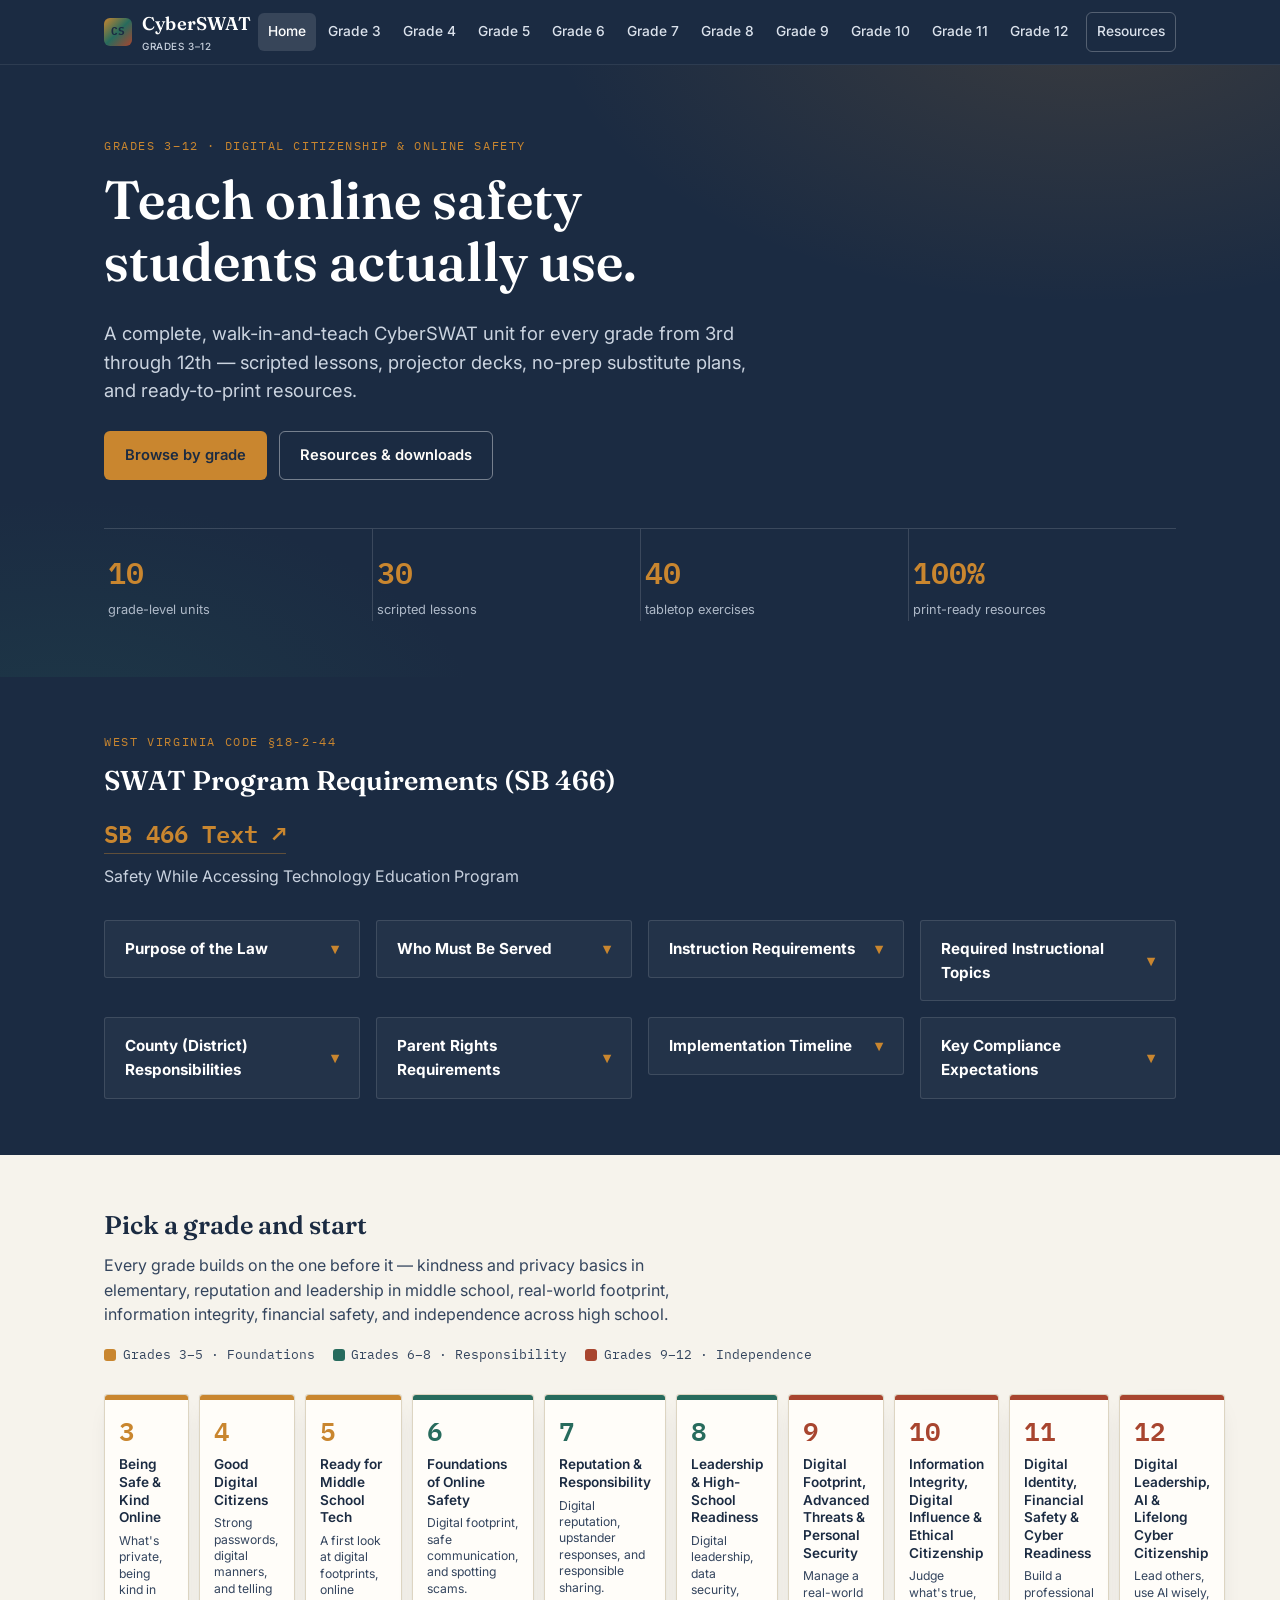
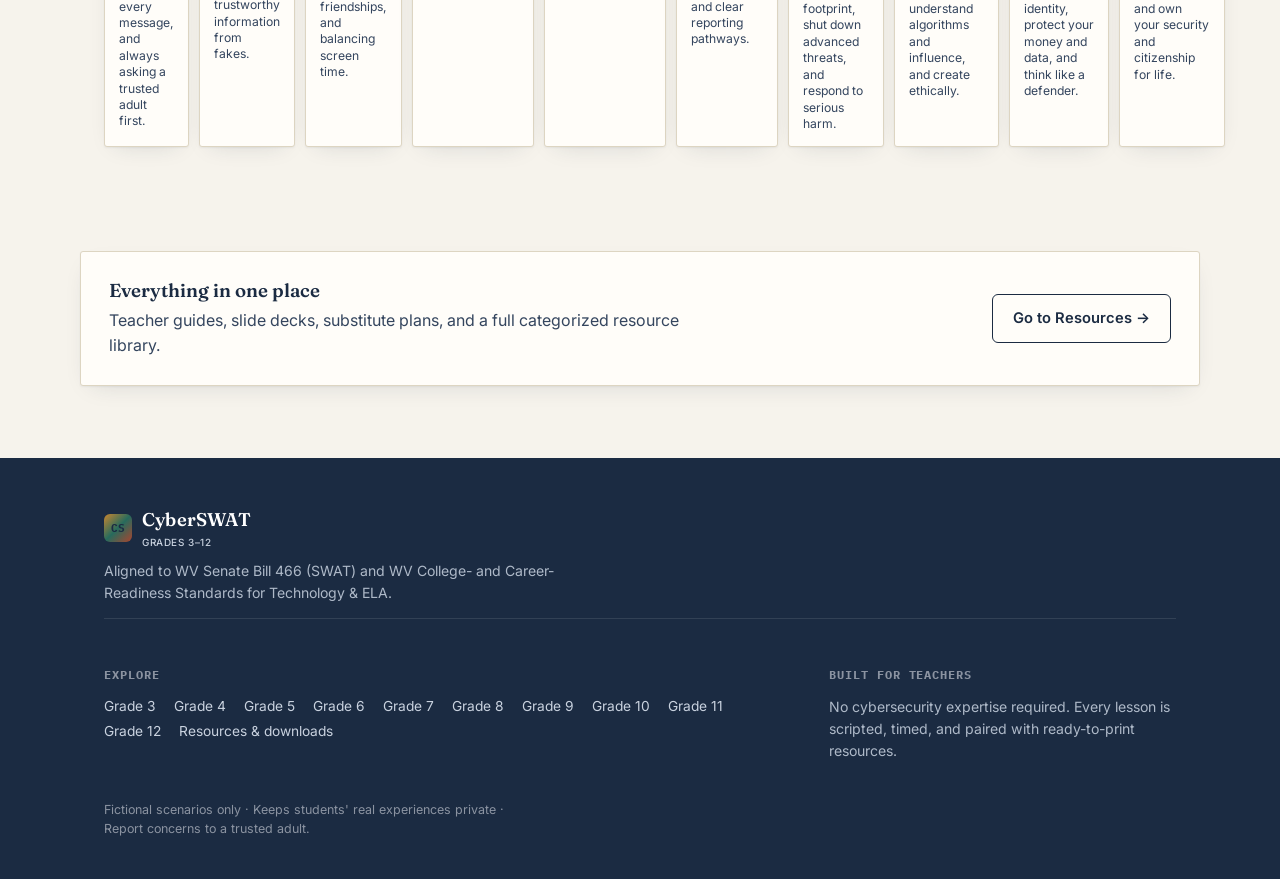
<file: index.html>
<!DOCTYPE html>
<html lang="en">
<head>
<meta charset="UTF-8">
<meta name="viewport" content="width=device-width, initial-scale=1">
<title>CyberSWAT · Grades 3–12 Digital Citizenship &amp; Online Safety</title>
<meta name="description" content="A teacher-ready digital-citizenship program for Grades 3–12. Lesson plans, slide decks, substitute plans, and printable resources.">
<meta name="theme-color" content="#1b2b42">
<link rel="stylesheet" href="assets/style.css">
</head>
<body data-page="home">
<a href="#page-content" class="visually-hidden">Skip to content</a>
<header class="site-header" id="site-header"></header>
<main id="page-content"></main>
<footer id="site-footer"></footer>
<script src="assets/data.js"></script>
<script src="assets/app.js"></script>
</body>
</html>
</file>
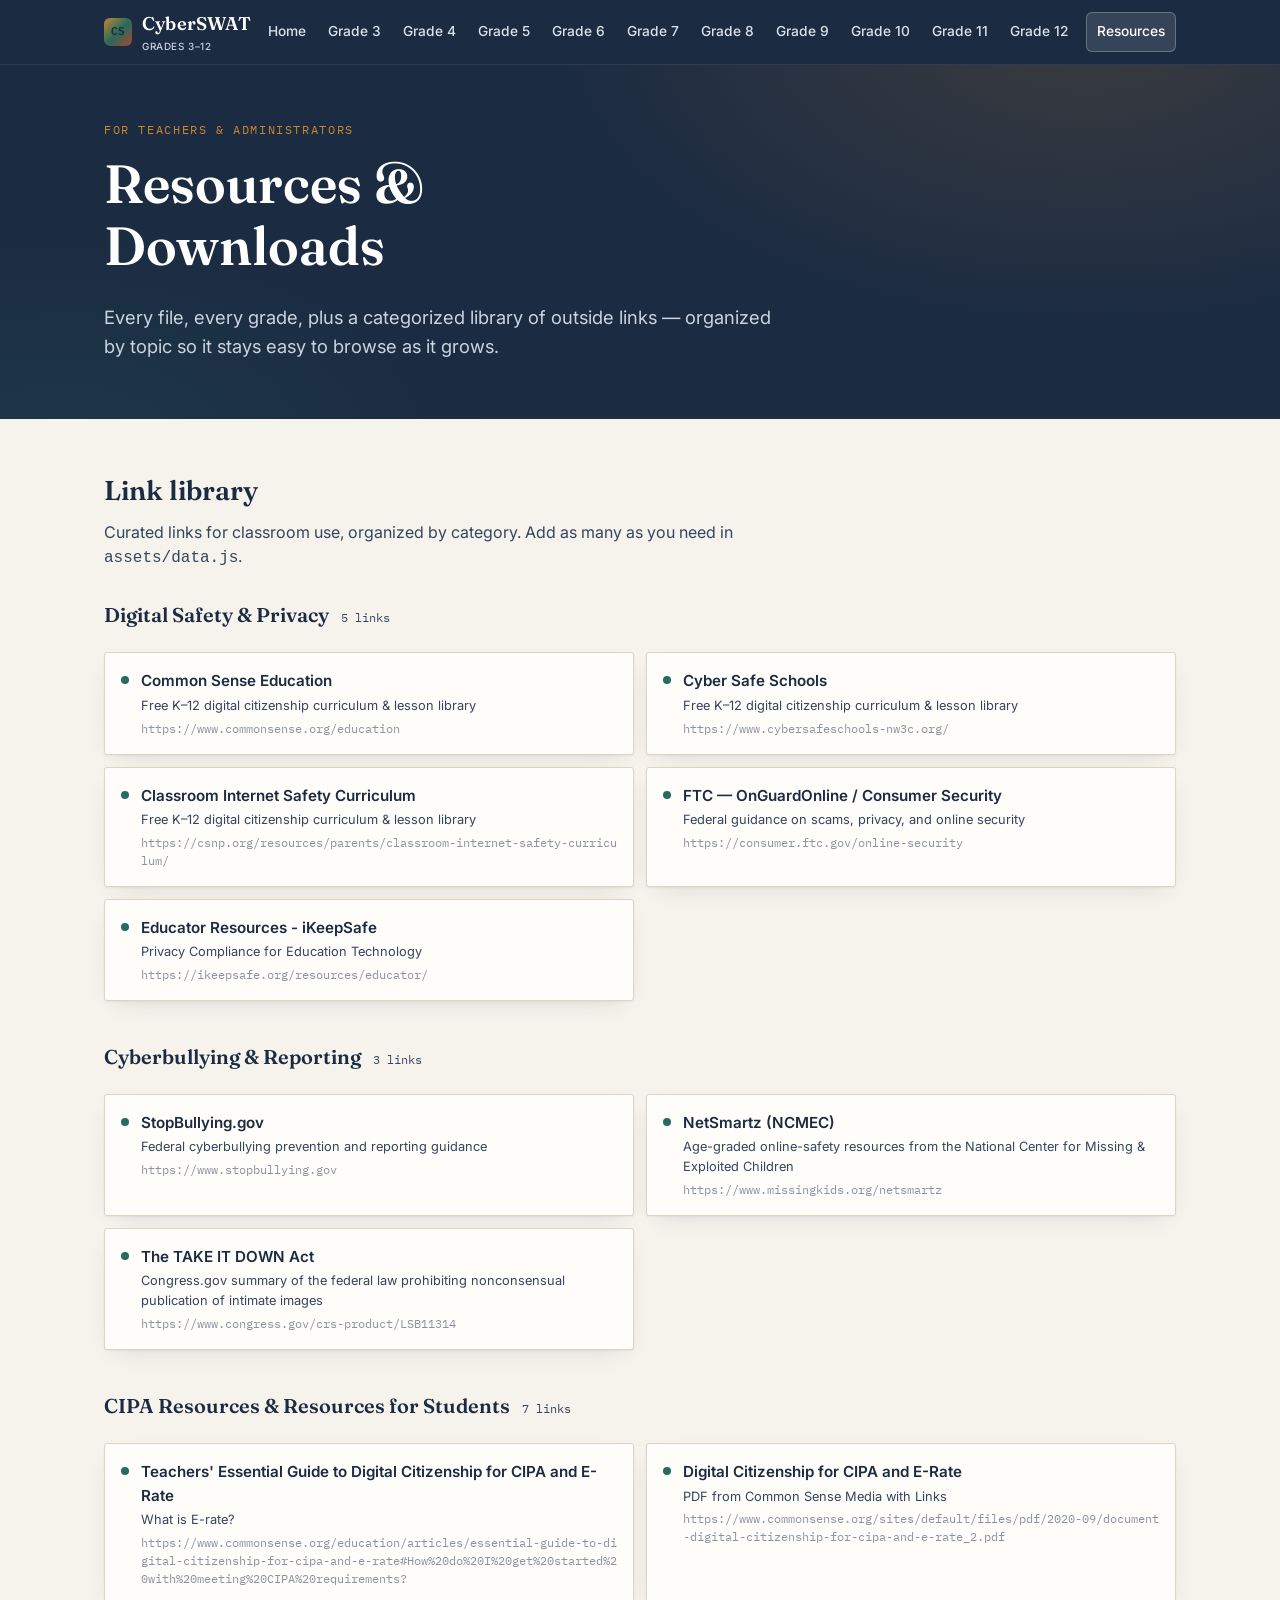
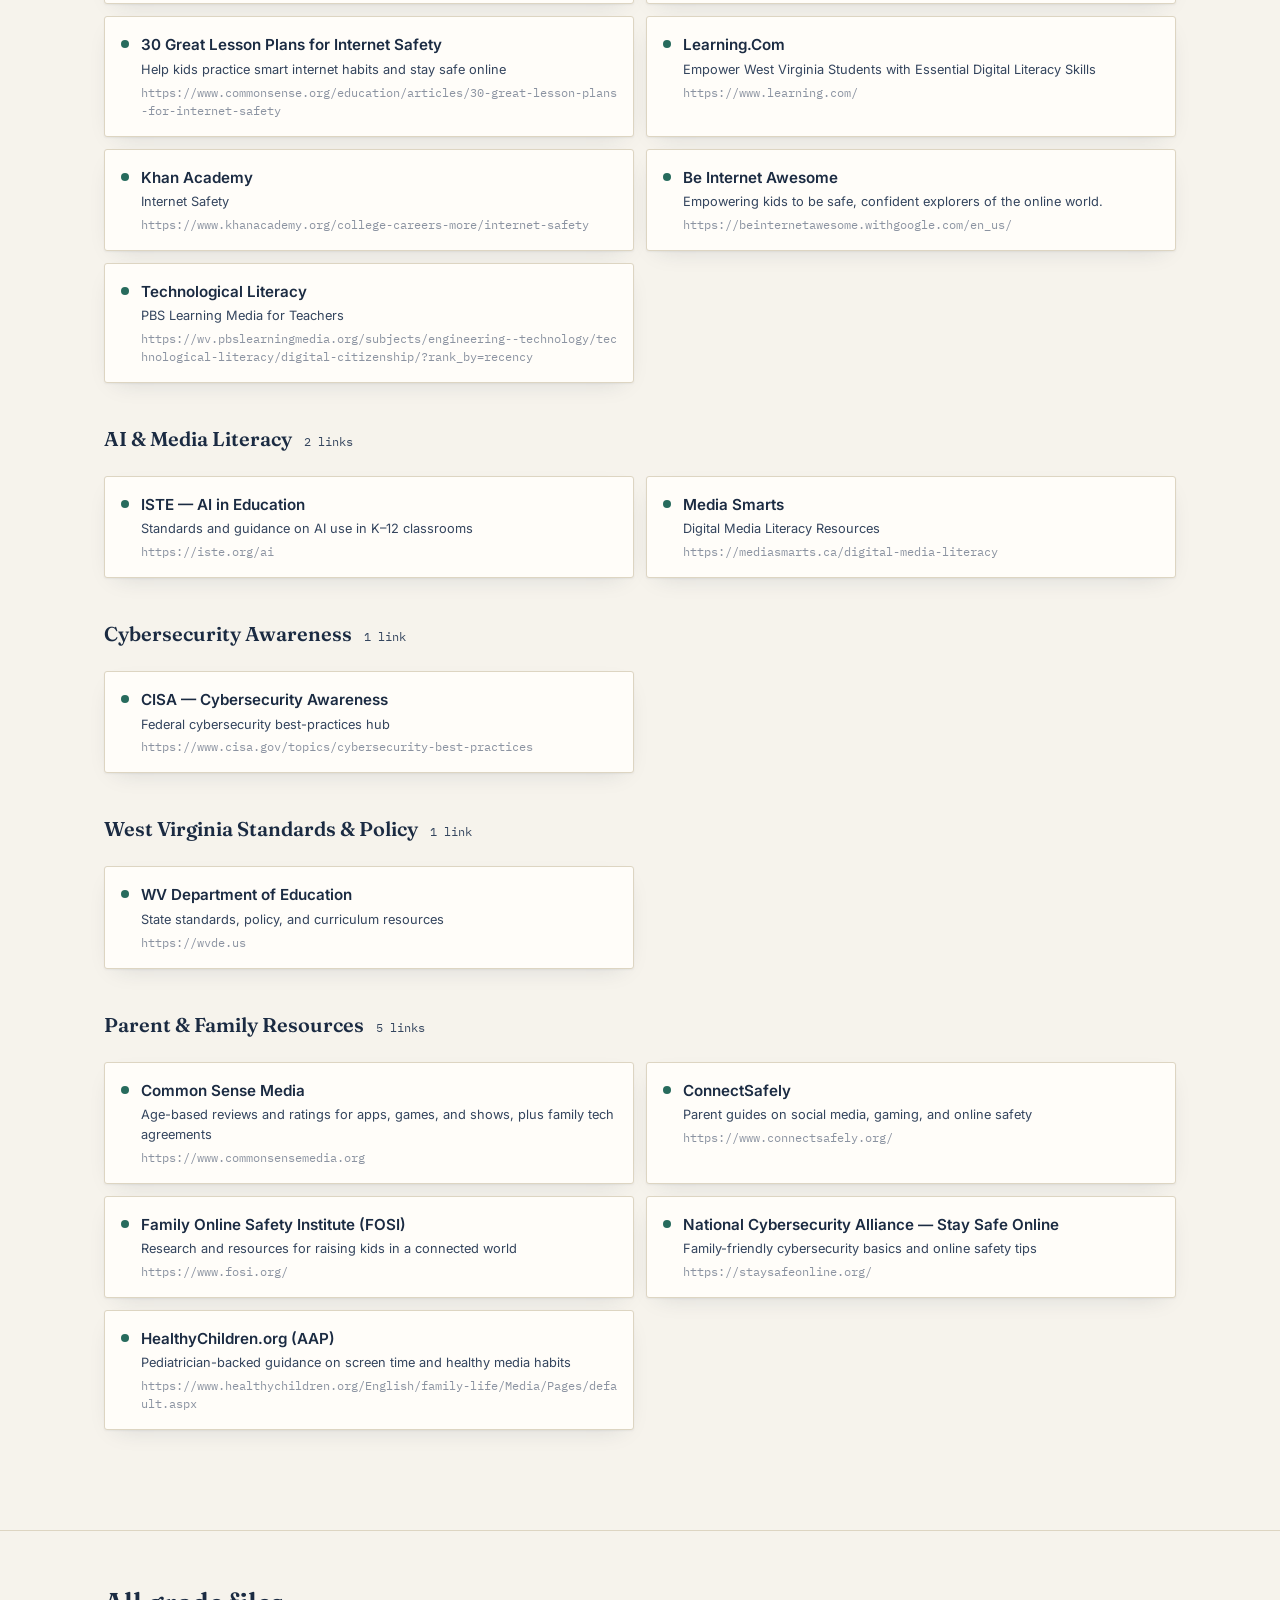
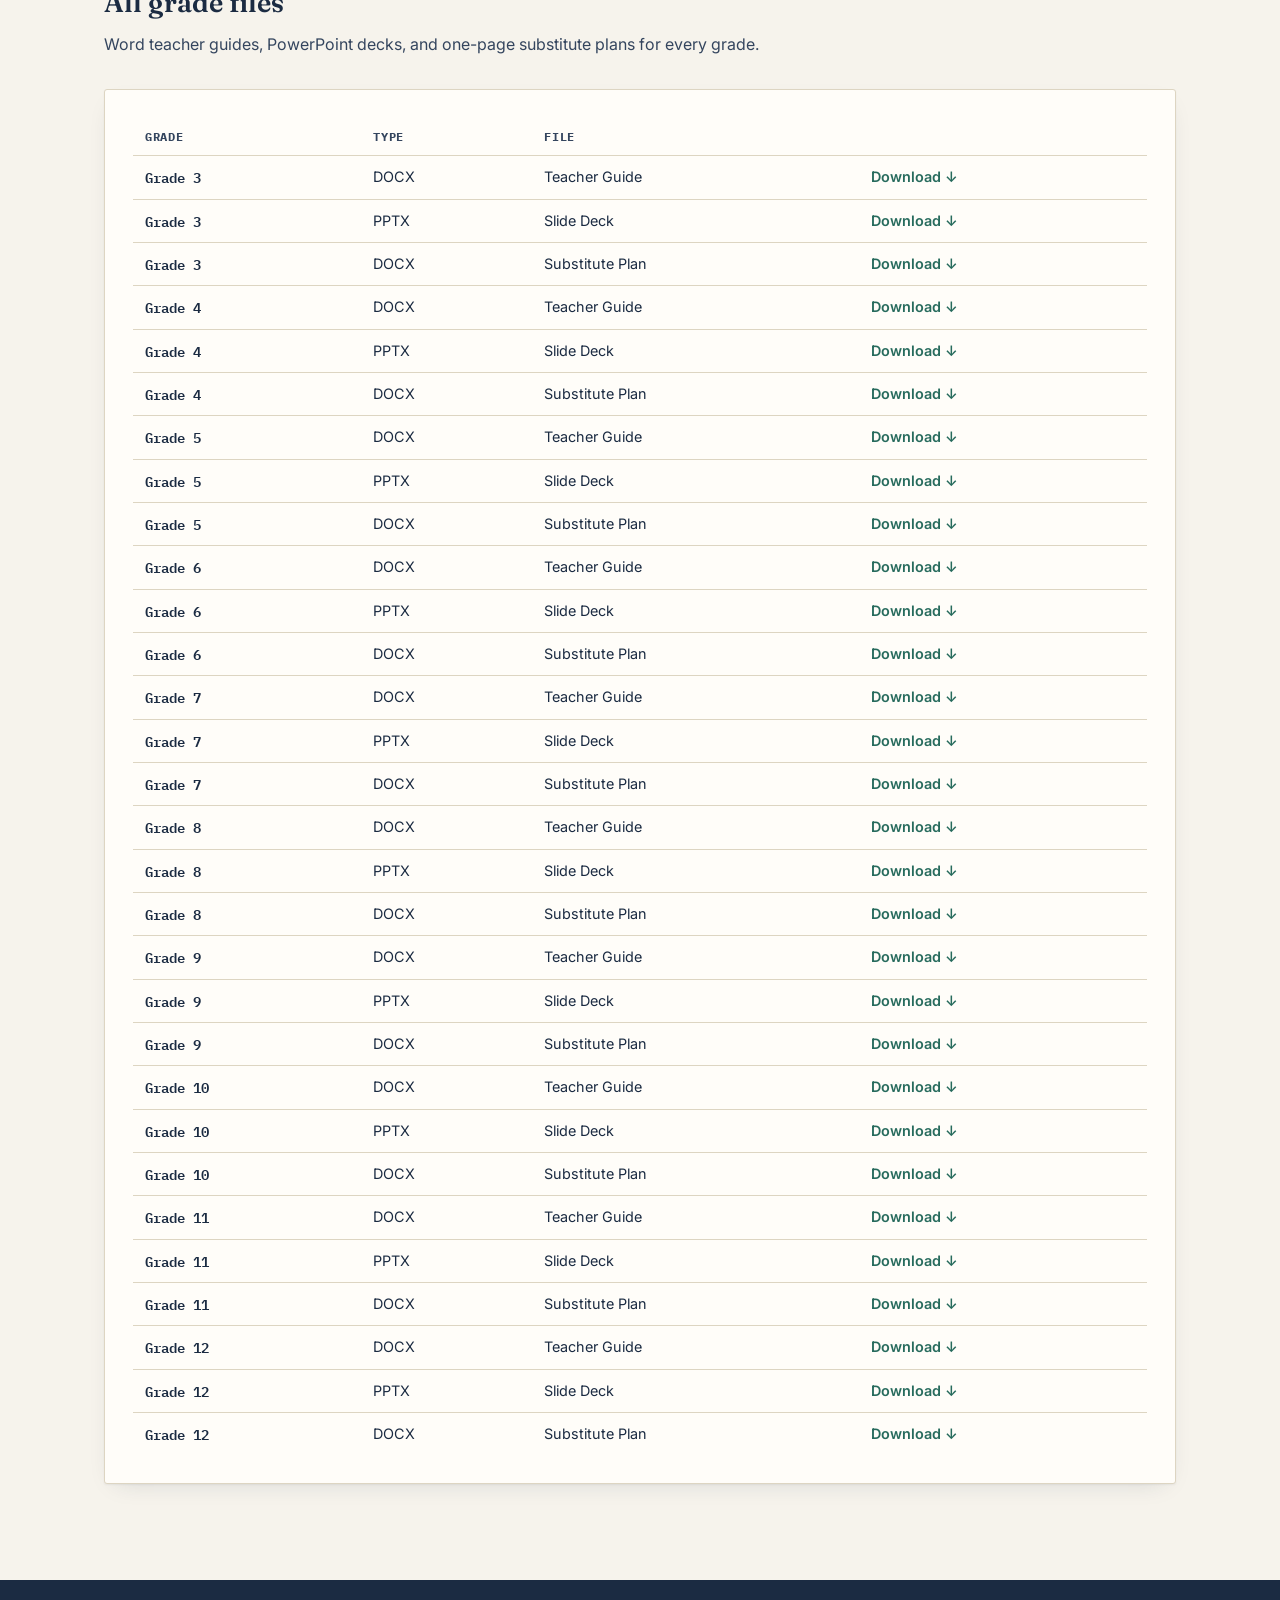
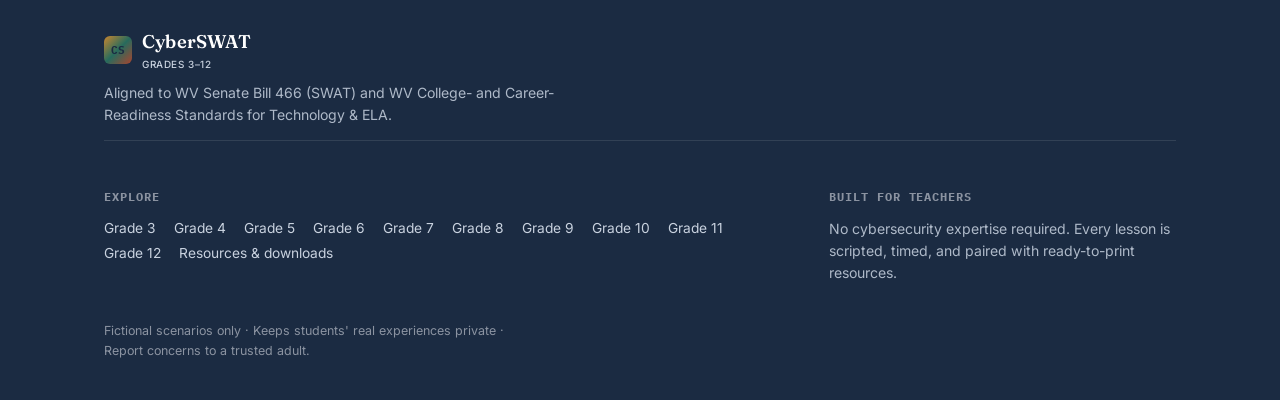
<file: resources.html>
<!DOCTYPE html>
<html lang="en">
<head>
<meta charset="UTF-8">
<meta name="viewport" content="width=device-width, initial-scale=1">
<title>Resources &amp; Downloads · CyberSWAT 3–12</title>
<meta name="description" content="Categorized link library and all grade downloads for the CyberSWAT 3–12 digital-citizenship program.">
<meta name="theme-color" content="#1b2b42">
<link rel="stylesheet" href="assets/style.css">
</head>
<body data-page="resources">
<a href="#page-content" class="visually-hidden">Skip to content</a>
<header class="site-header" id="site-header"></header>
<main id="page-content"></main>
<footer id="site-footer"></footer>
<script src="assets/data.js"></script>
<script src="assets/app.js"></script>
</body>
</html>
</file>
<file: assets/style.css>
/* ============================================================
   CyberSWAT — design tokens
   Palette: ink navy base, paper background, three grade-band
   accents (amber/teal/rust) that carry real meaning — they mark
   which band (elementary/middle/high) a grade belongs to,
   everywhere in the UI.
   Type: Fraunces (display, used sparingly) + Inter (body/UI)
   + IBM Plex Mono (numbers, standard codes, labels).
   ============================================================ */

@import url('https://fonts.googleapis.com/css2?family=Fraunces:opsz,wght@9..144,400;9..144,500;9..144,600;9..144,700&family=Inter:wght@400;500;600;700;800&family=IBM+Plex+Mono:wght@500;600&display=swap');

:root{
  --ink: #1b2b42;
  --ink-soft: #34455e;
  --paper: #f6f3ec;
  --paper-raised: #fffdf9;
  --line: #ddd5c2;

  --amber: #c9862f;
  --amber-soft: #f3e2c2;
  --teal: #276b5d;
  --teal-soft: #d8e8e2;
  --rust: #a8452f;
  --rust-soft: #f0d9cf;

  --ink-rgb: 27,43,66;

  --radius: 3px;
  --shadow: 0 1px 2px rgba(27,43,66,.06), 0 8px 24px -12px rgba(27,43,66,.18);

  --font-display: 'Fraunces', Georgia, serif;
  --font-body: 'Inter', -apple-system, BlinkMacSystemFont, 'Segoe UI', sans-serif;
  --font-mono: 'IBM Plex Mono', ui-monospace, Menlo, monospace;

  --maxw: 1120px;
}

.visually-hidden{
  position:absolute; width:1px; height:1px; padding:0; margin:-1px; overflow:hidden;
  clip:rect(0,0,0,0); white-space:nowrap; border:0;
}
.visually-hidden:focus{
  position:fixed; top:8px; left:8px; width:auto; height:auto; padding:10px 16px;
  background:var(--ink); color:#fff; z-index:200; border-radius:6px; clip:auto;
}
*,*::before,*::after{ box-sizing:border-box; }
html{ scroll-behavior:smooth; }
body{
  margin:0;
  background:var(--paper);
  color:var(--ink);
  font-family:var(--font-body);
  font-size:16px;
  line-height:1.55;
  -webkit-font-smoothing:antialiased;
}
h1,h2,h3,h4{
  font-family:var(--font-display);
  color:var(--ink);
  margin:0 0 .5em;
  line-height:1.15;
  font-weight:600;
}
p{ margin:0 0 1em; color:var(--ink-soft); }
a{ color:inherit; }
img{ max-width:100%; display:block; }
:focus-visible{ outline:3px solid var(--teal); outline-offset:2px; }
.wrap{ max-width:var(--maxw); margin:0 auto; padding:0 24px; }

@media (prefers-reduced-motion: reduce){
  *{ animation-duration:.001ms !important; transition-duration:.001ms !important; scroll-behavior:auto !important; }
}

/* ---------- header / nav ---------- */
.site-header{
  position:sticky; top:0; z-index:50;
  background:var(--ink);
  border-bottom:1px solid rgba(255,255,255,.08);
}
.site-header .wrap{
  display:flex; align-items:center; justify-content:space-between;
  height:64px;
}
.brand{
  display:flex; align-items:center; gap:.55em;
  font-family:var(--font-display); font-weight:600; font-size:1.15rem;
  color:#fff; text-decoration:none; letter-spacing:.01em;
}
.brand .mark{
  width:28px; height:28px; border-radius:6px;
  background:linear-gradient(135deg,var(--amber),var(--teal) 50%,var(--rust));
  display:inline-flex; align-items:center; justify-content:center;
  color:var(--ink); font-family:var(--font-mono); font-weight:700; font-size:.7rem;
}
.brand small{ display:block; font-family:var(--font-body); font-weight:500; font-size:.62rem; color:#c9d2df; letter-spacing:.06em; text-transform:uppercase; }

nav.primary{ display:flex; align-items:center; gap:2px; }
nav.primary a{
  color:#dbe2ec; text-decoration:none; font-size:.86rem; font-weight:500;
  padding:8px 10px; border-radius:6px; white-space:nowrap;
}
nav.primary a:hover{ background:rgba(255,255,255,.08); color:#fff; }
nav.primary a.current{ background:rgba(255,255,255,.12); color:#fff; }
nav.primary a.resources-link{ margin-left:6px; border:1px solid rgba(255,255,255,.25); }

.nav-toggle{
  display:none; background:none; border:1px solid rgba(255,255,255,.3); color:#fff;
  border-radius:6px; padding:8px 10px; font-size:.85rem; cursor:pointer;
}
@media (max-width:920px){
  nav.primary{
    position:absolute; top:64px; left:0; right:0; background:var(--ink);
    flex-direction:column; align-items:stretch; padding:8px 16px 16px;
    display:none; border-bottom:1px solid rgba(255,255,255,.08);
  }
  nav.primary.open{ display:flex; }
  nav.primary a{ padding:12px 10px; }
  .nav-toggle{ display:inline-flex; }
}

/* ---------- buttons ---------- */
.btn{
  display:inline-flex; align-items:center; gap:.5em;
  font-family:var(--font-body); font-weight:600; font-size:.92rem;
  padding:12px 20px; border-radius:6px; text-decoration:none;
  border:1px solid transparent; cursor:pointer;
}
.btn-primary{ background:var(--amber); color:var(--ink); }
.btn-primary:hover{ background:#b97a29; }
.btn-ghost{ background:transparent; color:var(--paper-raised); border-color:rgba(255,255,255,.4); }
.btn-ghost:hover{ border-color:#fff; }
.btn-outline{ background:transparent; color:var(--ink); border-color:var(--ink); }
.btn-outline:hover{ background:var(--ink); color:#fff; }

/* ---------- hero ---------- */
.hero{
  background:
    radial-gradient(ellipse 900px 500px at 85% -10%, rgba(201,134,47,.18), transparent 60%),
    radial-gradient(ellipse 700px 400px at 5% 110%, rgba(39,107,93,.20), transparent 60%),
    var(--ink);
  color:#fff; padding:72px 0 56px; position:relative; overflow:hidden;
}
.eyebrow{
  font-family:var(--font-mono); font-size:.72rem; letter-spacing:.14em; text-transform:uppercase;
  color:var(--amber); margin-bottom:14px; display:block;
}
.hero h1{ color:#fff; font-size:clamp(2.1rem,4.2vw,3.4rem); max-width:16ch; }
.hero .lede{ color:#cbd4e0; font-size:1.15rem; max-width:56ch; }
.hero .cta-row{ display:flex; gap:12px; flex-wrap:wrap; margin-top:26px; }

.stat-row{
  display:grid; grid-template-columns:repeat(4,1fr); gap:0;
  margin-top:48px; border-top:1px solid rgba(255,255,255,.14);
}
.stat-row div{ padding:20px 4px 0; border-left:1px solid rgba(255,255,255,.14); }
.stat-row div:first-child{ border-left:none; }
.stat-num{ font-family:var(--font-mono); font-size:1.9rem; font-weight:600; color:var(--amber); display:block; }
.stat-label{ font-size:.8rem; color:#aeb9c8; }
@media (max-width:700px){ .stat-row{ grid-template-columns:repeat(2,1fr); row-gap:20px; } .stat-row div:nth-child(3){border-left:none;} }

/* ---------- SWAT program requirements (homepage) ---------- */
.swat-section{ background:var(--ink); color:#fff; padding:56px 0; }
.swat-head{ max-width:70ch; margin-bottom:32px; }
.eyebrow-dark{ color:var(--amber); }
.swat-head h2{ color:#fff; font-size:1.7rem; margin-top:6px; }
.swat-head p{ color:#c9d2df; margin:0; }
.swat-link{
  display:inline-flex; align-items:center; gap:4px; margin:6px 0 10px;
  color:var(--amber); font-family:var(--font-mono); font-size:1.5rem; font-weight:600;
  text-decoration:none; border-bottom:1px solid rgba(201,134,47,.4);
}
.swat-link:hover{ border-bottom-color:var(--amber); }
.swat-grid{ display:grid; grid-template-columns:repeat(4,1fr); gap:16px; align-items:start; }
@media (max-width:980px){ .swat-grid{ grid-template-columns:repeat(2,1fr); } }
@media (max-width:620px){ .swat-grid{ grid-template-columns:1fr; } }
.swat-card{
  background:rgba(255,255,255,.04); border:1px solid rgba(255,255,255,.12); border-radius:var(--radius);
  overflow:hidden; align-self:start;
}
.swat-card summary{
  list-style:none; cursor:pointer; display:flex; align-items:center; justify-content:space-between;
  gap:12px; padding:16px 20px; color:#fff; font-weight:700; font-size:.95rem;
}
.swat-card summary::-webkit-details-marker{ display:none; }
.swat-card summary .chev{ color:var(--amber); transition:transform .15s ease; flex-shrink:0; }
.swat-card[open] summary .chev{ transform:rotate(180deg); }
.swat-card .body{ padding:0 20px 18px; }
.swat-card .check-list li{ color:#c9d2df; font-size:.86rem; }
.swat-card .check-list li::before{ color:var(--amber); }

/* ---------- grade ladder (signature nav element) ---------- */
.ladder-section{ padding:56px 0 8px; }
.ladder-head h2{ font-size:1.6rem; }
.ladder-head p{ max-width:62ch; }

.band-legend{ display:flex; gap:18px; flex-wrap:wrap; margin:18px 0 28px; }
.band-legend span{
  display:inline-flex; align-items:center; gap:.5em; font-size:.82rem; color:var(--ink-soft);
  font-family:var(--font-mono);
}
.band-legend i{ width:12px; height:12px; border-radius:3px; display:inline-block; }

.ladder{
  display:grid; grid-template-columns:repeat(10,1fr); gap:10px;
  margin-bottom:64px;
}
@media (max-width:920px){ .ladder{ grid-template-columns:repeat(5,1fr); } }
@media (max-width:520px){ .ladder{ grid-template-columns:repeat(2,1fr); } }

.rung{
  display:block; text-decoration:none; color:var(--ink);
  background:var(--paper-raised); border:1px solid var(--line); border-radius:var(--radius);
  padding:16px 14px 14px; position:relative; box-shadow:var(--shadow);
  transition:transform .15s ease, box-shadow .15s ease;
}
.rung:hover{ transform:translateY(-3px); }
.rung::before{
  content:""; position:absolute; top:0; left:0; right:0; height:5px;
  border-radius:var(--radius) var(--radius) 0 0; background:var(--band-color, var(--teal));
}
.rung .num{ font-family:var(--font-mono); font-weight:600; font-size:1.6rem; color:var(--band-color, var(--teal)); }
.rung .grade-title{ font-size:.85rem; font-weight:600; margin-top:6px; line-height:1.3; color:var(--ink); }
.rung .grade-summary{ font-size:.76rem; color:var(--ink-soft); margin-top:6px; line-height:1.35; }

/* ---------- generic sections ---------- */
section{ padding:56px 0; }
section.tight{ padding:32px 0; }
.section-head{ max-width:70ch; margin-bottom:32px; }
.section-head h2{ font-size:1.7rem; }
.divider{ border:none; border-top:1px solid var(--line); margin:0; }

.panel{
  background:var(--paper-raised); border:1px solid var(--line); border-radius:var(--radius);
  box-shadow:var(--shadow); padding:28px;
}

/* ---------- grade page header ---------- */
.grade-hero{ padding:52px 0 40px; color:#fff; position:relative; overflow:hidden; }
.grade-hero .wrap{ position:relative; z-index:1; }
.grade-hero .badge{
  display:inline-block; font-family:var(--font-mono); font-size:.72rem; letter-spacing:.1em;
  text-transform:uppercase; background:rgba(255,255,255,.14); padding:5px 10px; border-radius:99px;
  margin-bottom:16px;
}
.grade-hero h1{ color:#fff; font-size:clamp(1.9rem,3.6vw,2.8rem); }
.grade-hero .eq{ color:#dfe5ee; font-size:1.05rem; max-width:62ch; margin-top:10px; }
.grade-hero .cta-row{ margin-top:24px; display:flex; gap:12px; flex-wrap:wrap; }
/* ---------- grade-page partner callout ---------- */
.resource-callout{
  display:flex; align-items:center; gap:16px; text-decoration:none; color:var(--ink);
  background:var(--paper-raised); border:1px solid var(--line); border-left:4px solid var(--partner-color, var(--teal));
  border-radius:var(--radius); padding:14px 20px; box-shadow:var(--shadow);
}
.resource-callout .dot{ width:8px; height:8px; border-radius:99px; background:var(--partner-color, var(--teal)); flex-shrink:0; }
.resource-callout .rc-logo{
  height:34px; width:auto; max-width:150px; object-fit:contain; flex-shrink:0;
}
.resource-callout .rc-text{ flex:1; }
.resource-callout .rc-text h5{ margin:0 0 2px; font-size:.95rem; font-family:var(--font-body); font-weight:700; color:var(--partner-color, var(--ink)); }
.resource-callout .rc-text p{ margin:0; font-size:.83rem; color:var(--ink-soft); }
.resource-callout .rc-go{ font-size:.82rem; font-weight:600; color:var(--partner-color, var(--teal)); white-space:nowrap; }
@media (max-width:560px){
  .resource-callout{ flex-wrap:wrap; }
  .resource-callout .rc-go{ margin-left:50px; }
}
.resource-callout .rc-logo-chip{
  background:#05060f; border-radius:6px; padding:6px 10px;
  display:inline-flex; align-items:center; flex-shrink:0;
}
.resource-callout .rc-logo-chip img{ height:32px; width:auto; max-width:200px; object-fit:contain; }
/* ---------- downloads ---------- */
.download-grid{ display:grid; grid-template-columns:repeat(3,1fr); gap:16px; }
@media (max-width:820px){ .download-grid{ grid-template-columns:1fr; } }
.dl-card{
  display:block; text-decoration:none; color:var(--ink);
  background:var(--paper-raised); border:1px solid var(--line); border-radius:var(--radius);
  padding:20px; box-shadow:var(--shadow);
}
.dl-card .filetype{
  font-family:var(--font-mono); font-size:.7rem; font-weight:600; letter-spacing:.08em;
  color:var(--teal); border:1px solid var(--teal); border-radius:3px; padding:2px 7px; display:inline-block;
}
.dl-card h4{ margin:12px 0 4px; font-size:1.02rem; }
.dl-card p{ font-size:.85rem; margin:0; }
.dl-card .go{ margin-top:14px; font-size:.82rem; font-weight:600; color:var(--ink); }
.dl-card.empty{
  border-style:dashed; background:transparent; box-shadow:none; cursor:default;
}
.dl-card.empty .filetype{ color:#9aa4b3; border-color:#c7ccd6; }
.dl-card.empty p.hint{ color:#8b93a1; font-style:italic; margin-top:10px; }

/* ---------- lessons accordion ---------- */
.lesson{
  border:1px solid var(--line); border-radius:var(--radius); background:var(--paper-raised);
  margin-bottom:12px; overflow:hidden; box-shadow:var(--shadow);
}
.lesson summary{
  list-style:none; cursor:pointer; display:flex; align-items:center; justify-content:space-between;
  gap:16px; padding:18px 22px; font-weight:600;
}
.lesson summary::-webkit-details-marker{ display:none; }
.lesson summary .lt{ display:flex; align-items:baseline; gap:12px; }
.lesson summary .lnum{ font-family:var(--font-mono); color:var(--teal); font-size:.85rem; }
.lesson summary .dur{ font-family:var(--font-mono); font-size:.78rem; color:var(--ink-soft); font-weight:500; white-space:nowrap; }
.lesson summary .chev{ transition:transform .15s ease; color:var(--ink-soft); }
.lesson[open] summary .chev{ transform:rotate(180deg); }
.lesson .body{ padding:0 22px 22px; border-top:1px solid var(--line); padding-top:16px; }
.lesson .model-label{ font-family:var(--font-mono); font-size:.72rem; text-transform:uppercase; letter-spacing:.08em; color:var(--ink-soft); margin-bottom:6px; }
.lesson blockquote{
  margin:0; padding:14px 16px; background:var(--teal-soft); border-left:3px solid var(--teal);
  border-radius:0 4px 4px 0; font-style:italic; color:var(--ink);
}

/* ---------- framework chips ---------- */
.chip-row{ display:flex; flex-wrap:wrap; gap:10px; }
.chip{
  font-family:var(--font-mono); font-size:.78rem; font-weight:500;
  background:var(--amber-soft); color:#7a5620; border:1px solid #e3c483;
  padding:6px 12px; border-radius:99px;
}

/* ---------- tabletop cards ---------- */
.tabletop-grid{ display:grid; grid-template-columns:repeat(4,1fr); gap:14px; }
@media (max-width:920px){ .tabletop-grid{ grid-template-columns:repeat(2,1fr); } }
@media (max-width:560px){ .tabletop-grid{ grid-template-columns:1fr; } }
.tt-card{
  background:var(--paper-raised); border:1px solid var(--line); border-radius:var(--radius);
  padding:18px; box-shadow:var(--shadow);
}
.tt-card h4{ font-size:.95rem; margin-bottom:6px; }
.tt-card p{ font-size:.8rem; margin:0; }

/* ---------- before-you-teach list ---------- */
.check-list{ list-style:none; margin:0; padding:0; display:grid; gap:10px; }
.check-list li{ display:flex; gap:10px; align-items:flex-start; color:var(--ink-soft); font-size:.94rem; }
.check-list li::before{ content:"—"; color:var(--band-color, var(--teal)); font-weight:700; flex-shrink:0; }

/* ---------- resources page ---------- */
.category{ margin-bottom:44px; }
.category-head{ display:flex; align-items:baseline; gap:12px; margin-bottom:16px; }
.category-head h3{ font-size:1.25rem; }
.category-head .count{ font-family:var(--font-mono); font-size:.75rem; color:var(--ink-soft); }
.link-grid{ display:grid; grid-template-columns:repeat(2,1fr); gap:12px; }
@media (max-width:760px){ .link-grid{ grid-template-columns:1fr; } }
.link-card{
  display:flex; align-items:flex-start; gap:12px; text-decoration:none; color:var(--ink);
  background:var(--paper-raised); border:1px solid var(--line); border-radius:var(--radius);
  padding:16px; box-shadow:var(--shadow);
}
.link-card .dot{ width:8px; height:8px; border-radius:99px; background:var(--teal); margin-top:7px; flex-shrink:0; }
.link-card h5{ margin:0 0 3px; font-size:.95rem; font-family:var(--font-body); font-weight:600; }
.link-card p{ margin:0; font-size:.8rem; color:var(--ink-soft); }
.link-card .url{ font-family:var(--font-mono); font-size:.72rem; color:#8b93a1; margin-top:4px; display:block; word-break:break-all; }
.empty-cat{
  border:1px dashed var(--line); border-radius:var(--radius); padding:18px; color:#8b93a1; font-style:italic; font-size:.88rem;
}

.download-table{ width:100%; border-collapse:collapse; font-size:.9rem; }
.download-table th{ text-align:left; font-family:var(--font-mono); font-size:.72rem; text-transform:uppercase; letter-spacing:.06em; color:var(--ink-soft); padding:10px 12px; border-bottom:1px solid var(--line); }
.download-table td{ padding:10px 12px; border-bottom:1px solid var(--line); vertical-align:top; }
.download-table tr:last-child td{ border-bottom:none; }
.download-table a{ color:var(--teal); font-weight:600; text-decoration:none; }
.download-table a:hover{ text-decoration:underline; }
.download-table .missing{ color:#9aa4b3; font-style:italic; }
.grade-cell{ font-family:var(--font-mono); font-weight:600; }

/* ---------- footer ---------- */
footer{ background:var(--ink); color:#c9d2df; padding:48px 0 28px; margin-top:40px; }
footer .brand{ margin-bottom:10px; }
footer .cols{ display:grid; grid-template-columns:2fr 1fr; gap:32px; padding-top:28px; border-top:1px solid rgba(255,255,255,.1); }
@media (max-width:760px){ footer .cols{ grid-template-columns:1fr; } }
footer h5{ font-family:var(--font-mono); font-size:.72rem; text-transform:uppercase; letter-spacing:.08em; color:#8b93a1; margin-bottom:12px; }
footer nav{ display:flex; flex-wrap:wrap; gap:4px 18px; }
footer nav a{ color:#c9d2df; text-decoration:none; font-size:.86rem; }
footer nav a:hover{ color:#fff; }
footer .fine{ font-size:.78rem; color:#8b93a1; margin-top:24px; }
footer p{ color:#aeb9c8; font-size:.88rem; max-width:52ch; }

/* ---------- edit-me admin note (only shows in this scaffold) ---------- */
.editor-note{
  background:var(--amber-soft); border:1px solid #e3c483; border-radius:var(--radius);
  padding:14px 18px; font-size:.85rem; color:#7a5620; margin-bottom:28px;
}
.editor-note code{ background:rgba(0,0,0,.06); padding:1px 6px; border-radius:3px; font-family:var(--font-mono); }
</file>
